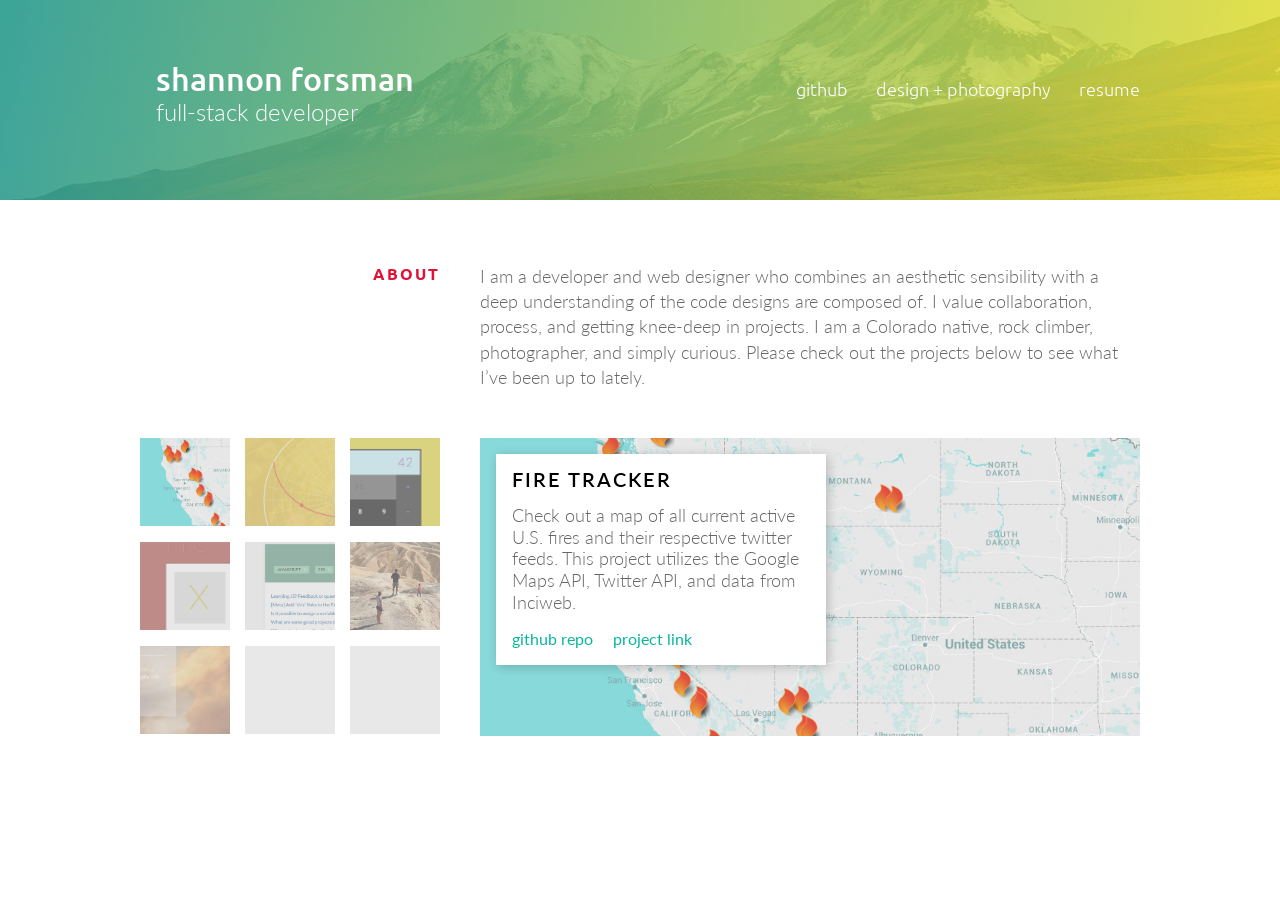
<file: index.html>
<!DOCTYPE html>
<html lang="en">
<head>
  <meta charset="UTF-8">
  <title>shannon forsman</title>
  <link rel="stylesheet" href="css/style.css">
  <meta name="viewport" content="width=device-width, initial-scale=1">
  <script src="http://code.jquery.com/jquery-1.11.3.min.js"></script>
</head>
<body>
<header>
  <div class="gradient"></div>
  <div class="header">
    <a href="index.html">
      <div class="title">
        <h1>shannon forsman</h1>
        <h2>full-stack developer</h2>
      </div>
    </a>
    <nav>
      <a class='nav-links' href='https://github.com/shannonforsman' target='_blank'>github</a><span class="pipe">|</span>
      <a class='nav-links' href='http://www.shannonforsman.com/' target='_blank'>design + photography</a><span class="pipe">|</span>
      <a class='nav-links' href ='resume.html' data-target='contact'>resume</a>
    </nav>
  </div>
</header>
<main class='clearfix'>
  <section class="about clearfix">
    <div class="third">
      <h2>about</h2>
    </div>
    <div class="two-thirds">
      <p>I am a developer and web designer who combines an aesthetic sensibility with a deep understanding of the code designs are composed of. I value collaboration, process, and getting knee-deep in projects. I am a Colorado native, rock climber, photographer, and simply curious. Please check out the projects below to see what I’ve been up to lately.</p>
    </div>
  </section>
  <section class='portfolio'>
    <section class="grid third">
      <div class="item" data-grid='item1'>
        <div class="overlay"></div>
      </div>
      <div class="item" data-grid='item2'>
        <div class="overlay"></div>
      </div>
      <div class="item" data-grid='item3'>
        <div class="overlay"></div>
      </div>
      <div class="item" data-grid='item4'>
        <div class="overlay"></div>
      </div>
      <div class="item" data-grid='item5'>
        <div class="overlay"></div>
      </div>
      <div class="item" data-grid='item6'>
        <div class="overlay"></div>
      </div>
      <div class="item" data-grid='item7'>
        <div class="overlay"></div>
      </div>
      <div class="item" data-grid='item8'>
        <div class="overlay"></div>
      </div>
      <div class="item" data-grid='item9'>
        <div class="overlay"></div>
      </div>
    </section>
  </section>
  <section class="grid-display two-thirds">
    <div class="show portfolio" id="item1">
      <div class="project-info">
        <h3>Fire Tracker</h3>
        <p>Check out a map of all current active U.S. fires and their respective twitter feeds. This project utilizes the Google Maps API, Twitter API, and data from Inciweb.</p>
        <a href="https://github.com/shannonforsman/fire-map" class='github-link' target="_blank">github repo</a>
        <a href="https://afternoon-sierra-7521.herokuapp.com/" class='project-link' target="_blank">Project Link</a>
      </div>
      <div class="color"></div>
    </div>
    <div class="show" id="item2">
      <div class="project-info">
        <h3>Sun Dial</h3>
        <p>Hackathon group project that displays the current UV index and solar path based on zip code and utiziling the Google Maps API and the EPA API.</p>
        <a href="https://github.com/jennyknuth/azimuth" class='github-link' target="_blank">github repo</a>
        <a href="https://solar-azimuth.herokuapp.com/" class='project-link' target="_blank">Project Link</a>
      </div>
      <div class="color"></div>
    </div>
    <div class="show" id="item3">
      <div class="project-info">
        <h3>Calculator</h3>
        <p>Just felt like making something that does math. Check it out!</p>
        <a href="https://github.com/shannonforsman/calculator" class='github-link' target="_blank">github repo</a>
        <a href="http://shannonforsman.github.io/calculator/" class='project-link' target="_blank">Project Link</a>
      </div>
      <div class="color"></div>
    </div>
    <div class="show" id="item4">
      <div class="project-info">
        <h3>tic-tac-toe</h3>
        <p>Take a minute and play some good ol' fashioned tic-tac-toe.</p>
        <a href="https://github.com/shannonforsman/tic-tac-toe" class='github-link' target="_blank">github repo</a>
        <a href="http://shannonforsman.github.io/tic-tac-toe/" class='project-link' target="_blank">Project Link</a>
      </div>
      <div class="color"></div>
    </div>
    <div class="show" id="item5">
      <div class="project-info">
        <h3>Reddit API</h3>
        <p>Saving subreddit searches to local storage for easy reading.</p>
        <a href="https://github.com/shannonforsman/reddit-api-js" target="_blank" class='github-link'>github repo</a>
        <a href="http://shannonforsman.github.io/reddit-api-js/" target="_blank" class='project-link'>Project Link</a>
      </div>
      <div class="color"></div>
    </div>
    <div class="show" id="item6">
      <div class="project-info">
        <h3>Pure CSS image slideshow</h3>
        <p>Check out this slideshow made with CSS keyframe animations</p>
        <a href="https://github.com/shannonforsman/Death-Valley" target="_blank" class='github-link'>github repo</a>
        <a href="http://shannonforsman.github.io/Death-Valley/" target="_blank" class='project-link'>Project Link</a>
      </div>
      <div class="color"></div>
    </div>
    <div class="show" id="item7">
      <div class="project-info">
        <h3>Simple CSS background effect</h3>
        <p>Super simple but aesthetic fixed background effect</p>
        <a href="https://github.com/shannonforsman/fixed-background-effect" target="_blank" class='github-link'>github repo</a>
        <a href="http://shannonforsman.github.io/fixed-background-effect/" target="_blank" class='project-link'>Project Link</a>
      </div>
      <div class="color"></div>
    </div>
    <div class="show" id="item8">
      <div class="color"></div>
    </div>
  </section>
</main>
<script src='client.js'></script>
</body>
</html>
</file>
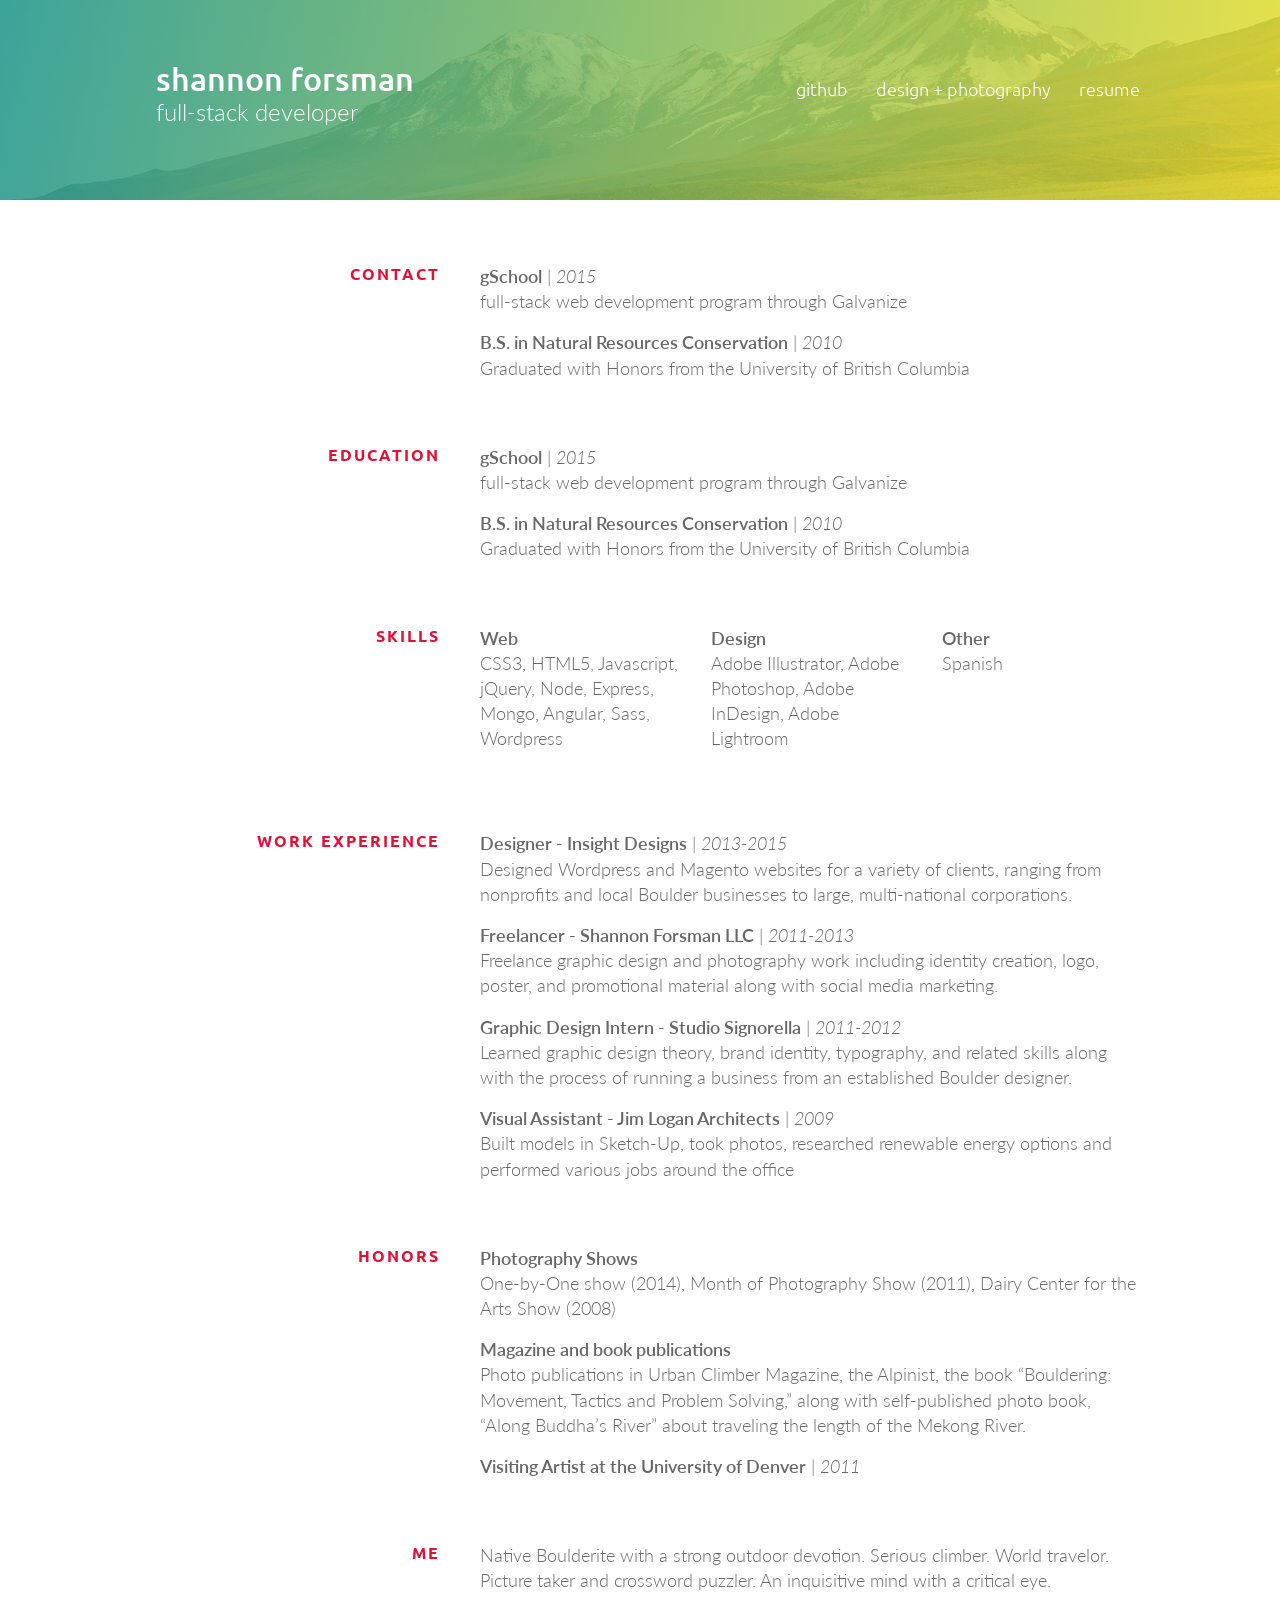
<file: resume.html>
<html lang="en">
<head>
  <meta charset="UTF-8">
  <title>shannon forsman</title>
  <link rel="stylesheet" href="css/style.css">
  <meta name="viewport" content="width=device-width, initial-scale=1">
  <script src="http://code.jquery.com/jquery-1.11.3.min.js"></script>
</head>
<body>
<header>
  <div class="gradient"></div>
  <div class="header">
    <a href="index.html">
      <div class="title">
        <h1>shannon forsman</h1>
        <h2>full-stack developer</h2>
      </div>
    </a>
    <nav>
      <a class='nav-links' href='https://github.com/shannonforsman' target='_blank'>github</a><span class="pipe">|</span>
      <a class='nav-links' href='http://www.shannonforsman.com/' target='_blank'>design + photography</a><span class="pipe">|</span>
      <a class='nav-links' href ='resume.html' data-target='contact'>resume</a>
    </nav>
  </div>
</header>
<main class='clearfix resume'>
  <section class="about clearfix">
    <div class="third">
      <h2>Contact</h2>
    </div>
    <div class="two-thirds">
      <p><strong>gSchool</strong>  | <em>2015</em><br>full-stack web development program through Galvanize</p>
      <p><strong>B.S. in Natural Resources Conservation</strong> | <em>2010</em><br> Graduated with Honors from the University of British Columbia </p>
    </div>
  </section>
  <section class="about clearfix">
    <div class="third">
      <h2>Education</h2>
    </div>
    <div class="two-thirds">
      <p><strong>gSchool</strong>  | <em>2015</em><br>full-stack web development program through Galvanize</p>
      <p><strong>B.S. in Natural Resources Conservation</strong> | <em>2010</em><br> Graduated with Honors from the University of British Columbia </p>
    </div>
  </section>
  <section class="about clearfix">
    <div class="third">
      <h2>Skills</h2>
    </div>
    <div class="two-thirds">
      <div class="resume-item"><p><strong>Web</strong><br>CSS3, HTML5, Javascript, jQuery, Node, Express, Mongo, Angular, Sass, Wordpress</p></div>
      <div class="resume-item"><p><strong>Design</strong><br>Adobe Illustrator, Adobe Photoshop, Adobe InDesign, Adobe Lightroom</p></div>
      <div class="resume-item"><p><strong>Other</strong><br>Spanish</p></div>
    </div>
  </section>
  <section class="about clearfix">
    <div class="third">
      <h2>Work Experience</h2>
    </div>
    <div class="two-thirds">
      <p><strong>Designer - Insight Designs</strong> | <em>2013-2015</em><br>Designed Wordpress and Magento websites for a variety of clients, ranging from nonprofits and local Boulder businesses to large, multi-national corporations.</p>
      <p><strong>Freelancer - Shannon Forsman LLC</strong> | <em>2011-2013</em><br> Freelance graphic design and photography work including identity creation, logo, poster, and promotional material along with social media marketing.</p>
      <p><strong>Graphic Design Intern - Studio Signorella</strong> | <em>2011-2012</em><br> Learned graphic design theory, brand identity, typography, and related skills along with the process of running a business from an established Boulder designer.</p>
      <p><strong>Visual Assistant - Jim Logan Architects</strong> | <em>2009</em><br> Built models in Sketch-Up, took photos, researched renewable energy options and performed various jobs around the office</p>
    </div>
  </section>
  <section class="about clearfix">
    <div class="third">
      <h2>Honors</h2>
    </div>
    <div class="two-thirds">
      <p><strong>Photography Shows</strong><br>One-by-One show (2014), Month of Photography Show (2011), Dairy Center for the Arts Show (2008)</p>
      <p><strong>Magazine and book publications</strong><br>Photo publications in Urban Climber Magazine, the Alpinist, the book “Bouldering: Movement, Tactics and Problem Solving,” along with self-published photo book, “Along Buddha’s River” about traveling the length of the Mekong River.</p>
      <p><strong>Visiting Artist at the University of Denver</strong> | <em>2011</em></p>
    </div>
  </section>
  <section class="about clearfix">
    <div class="third">
      <h2>Me</h2>
    </div>
    <div class="two-thirds">
      <p>Native Boulderite with a strong outdoor devotion. Serious climber. World travelor. Picture taker and crossword puzzler. An inquisitive mind with a critical eye.</p>
    </div>
  </section>

</main>
<script src='client.js'></script>
</body>
</html>
</file>
<file: css/style.css>
/* http://meyerweb.com/eric/tools/css/reset/
   v2.0 | 20110126
   License: none (public domain)
*/
@import url(http://fonts.googleapis.com/css?family=Lato:400,400italic,300,300italic,100,700);
@import url(http://fonts.googleapis.com/css?family=Ubuntu:400,500,700,300);
html, body, div, span, applet, object, iframe,
h1, h2, h3, h4, h5, h6, p, blockquote, pre,
a, abbr, acronym, address, big, cite, code,
del, dfn, em, img, ins, kbd, q, s, samp,
small, strike, strong, sub, sup, tt, var,
b, u, i, center,
dl, dt, dd, ol, ul, li,
fieldset, form, label, legend,
table, caption, tbody, tfoot, thead, tr, th, td,
article, aside, canvas, details, embed,
figure, figcaption, footer, header, hgroup,
menu, nav, output, ruby, section, summary,
time, mark, audio, video {
  margin: 0;
  padding: 0;
  border: 0;
  font-size: 100%;
  font: inherit;
  vertical-align: baseline; }

/* HTML5 display-role reset for older browsers */
article, aside, details, figcaption, figure,
footer, header, hgroup, menu, nav, section {
  display: block; }

body {
  line-height: 1; }

ol, ul {
  list-style: none; }

blockquote, q {
  quotes: none; }

blockquote:before, blockquote:after,
q:before, q:after {
  content: '';
  content: none; }

table {
  border-collapse: collapse;
  border-spacing: 0; }

.clearfix:after {
  visibility: hidden;
  display: block;
  font-size: 0;
  content: " ";
  clear: both;
  height: 0; }

* html .clearfix {
  zoom: 1; }

/* IE6 */
*:first-child + html .clearfix {
  zoom: 1; }

/* IE7 */
h1 {
  font-family: 'Ubuntu';
  color: #fff;
  font-weight: 500;
  font-size: 32px;
  line-height: 1.2em; }

h2 {
  color: #fff;
  font-family: 'lato';
  font-weight: 300;
  font-size: 24px;
  line-height: 1.2em; }

.about h2 {
  color: #e21137;
  text-transform: uppercase;
  font-size: 16px;
  letter-spacing: 2px;
  font-weight: 600;
  text-align: right;
  font-family: 'ubuntu'; }

h3 {
  font-family: 'lato';
  font-size: 20px;
  text-transform: uppercase;
  font-weight: 600;
  letter-spacing: 2px;
  margin-bottom: 16px; }

a {
  text-decoration: none;
  font-family: 'lato';
  cursor: pointer;
  color: #05b69c;
  text-transform: lowercase; }
  a:hover {
    -webkit-transition: all 0.3s ease;
    -moz-transition: all 0.3s ease;
    -o-transition: all 0.3s ease;
    transition: all 0.3s ease;
    color: #03DEBE; }

nav a {
  color: #fff;
  margin-left: 24px;
  font-weight: 300;
  font-size: 18px;
  font-family: 'ubuntu'; }
  nav a:hover {
    color: #fff; }

.inner {
  font-weight: 300; }
  .inner p {
    color: #fff;
    font-family: 'lato'; }
  .inner a {
    border-bottom: 1px solid;
    margin-left: 0;
    font-family: 'lato'; }
    .inner a:hover {
      opacity: .7; }

p {
  font-family: 'lato';
  color: #676767;
  font-weight: 300;
  font-size: 18px;
  line-height: 1.4em; }

.project-info p {
  line-height: 1.2em;
  margin-bottom: 16px; }

.project-link {
  margin-left: 16px; }

em {
  font-weight: 300;
  font-style: italic; }

strong {
  font-weight: 600; }

.resume p {
  margin-bottom: 16px; }

*, *:after, *:before {
  box-sizing: border-box; }

main {
  padding: 64px 0;
  width: 1000px;
  margin: 0 auto; }

.two-thirds {
  width: 66%;
  float: right;
  clear: right; }
  .two-thirds .show {
    height: 40px;
    width: 100%;
    background: #e21137; }

.item, .resume-item {
  width: 30%;
  float: left;
  margin-right: 5%;
  margin-bottom: 16px;
  position: relative; }
  .item:nth-child(3n), .resume-item:nth-child(3n) {
    margin-right: 0; }

.item {
  height: 88px; }

.third {
  width: 30%;
  float: left;
  clear: left; }

.portfolio {
  clear: both; }

.about {
  margin-bottom: 48px; }

.show {
  display: none; }

.show.portfolio {
  display: block;
  height: 298px;
  position: relative; }
  .show.portfolio:hover .project-info {
    -webkit-transition: all 0.4s ease;
    -moz-transition: all 0.4s ease;
    -o-transition: all 0.4s ease;
    transition: all 0.4s ease;
    opacity: 1; }
  .show.portfolio:hover .color {
    -webkit-transition: all 0.4s ease;
    -moz-transition: all 0.4s ease;
    -o-transition: all 0.4s ease;
    transition: all 0.4s ease;
    opacity: .3; }
  .show.portfolio .color {
    background-color: #fff;
    position: absolute;
    top: 0;
    height: 100%;
    width: 100%;
    opacity: 0; }

.overlay {
  -webkit-transition: all 0.4s ease;
  -moz-transition: all 0.4s ease;
  -o-transition: all 0.4s ease;
  transition: all 0.4s ease;
  position: absolute;
  height: 100%;
  width: 100%;
  background-color: #d1d1d1;
  opacity: .5; }
  .overlay:hover {
    cursor: pointer;
    opacity: 0;
    -webkit-transition: all 0.4s ease;
    -moz-transition: all 0.4s ease;
    -o-transition: all 0.4s ease;
    transition: all 0.4s ease; }

.project-info {
  position: absolute;
  top: 16px;
  left: 16px;
  z-index: 200;
  width: 50%;
  background: #fff;
  padding: 16px;
  line-height: 1.2em;
  box-shadow: 2px 2px 10px rgba(0, 0, 0, 0.2); }

.pipe {
  display: none; }

header {
  width: 100%;
  background-image: url("../images/mountains.jpg");
  height: 200px;
  background-repeat: no-repeat;
  background-size: auto;
  background-size: cover;
  position: relative; }
  header .gradient {
    width: 100%;
    height: 100%;
    position: absolute;
    background: #2aa391;
    /* Old browsers */
    background: -moz-linear-gradient(left, #2aa391 0%, #f8ed31 100%);
    /* FF3.6+ */
    background: -webkit-gradient(linear, left left, left right, color-stop(0%, #2aa391), color-stop(100%, #f8ed31));
    /* Chrome,Safari4+ */
    background: -webkit-linear-gradient(left, #2aa391 0%, #f8ed31 100%);
    /* Chrome10+,Safari5.1+ */
    background: -o-linear-gradient(left, #2aa391 0%, #f8ed31 100%);
    /* Opera 11.10+ */
    background: -ms-linear-gradient(left, #2aa391 0%, #f8ed31 100%);
    /* IE10+ */
    background: linear-gradient(to right, #2aa391 0%, #f8ed31 100%);
    /* W3C */
    filter: progid:DXImageTransform.Microsoft.gradient( startColorstr='#ffffff', endColorstr='#000000',GradientType=0 );
    /* IE6-9 */
    opacity: .8; }

.header {
  z-index: 200;
  position: relative;
  width: 1000px;
  margin: 0 auto;
  padding: 48px 0; }
  .header .title {
    /*     border: 3px solid $white;
 */
    padding: 12px 16px 16px;
    width: 50%;
    float: left; }
  .header nav {
    width: 50%;
    float: right;
    text-align: right;
    margin-top: 32px; }

.inner {
  display: none; }

.content {
  -webkit-transition: background-color 0.3s ease;
  -moz-transition: background-color 0.3s ease;
  -o-transition: background-color 0.3s ease;
  transition: background-color 0.3s ease;
  display: block;
  position: relative;
  background-color: none;
  height: 87px;
  float: right;
  margin-top: 16px;
  padding: 16px 32px 16px 8px; }
  .content .close {
    position: absolute;
    top: 22px;
    right: 0px;
    width: 16px;
    -webkit-transition: all 0.3s ease;
    -moz-transition: all 0.3s ease;
    -o-transition: all 0.3s ease;
    transition: all 0.3s ease; }
    .content .close:hover {
      cursor: pointer;
      opacity: .6;
      -webkit-transition: all 0.3s ease;
      -moz-transition: all 0.3s ease;
      -o-transition: all 0.3s ease;
      transition: all 0.3s ease; }

.item[data-grid*='1'] {
  background-image: url("../images/fire-tracker-thumb.jpg");
  background-size: cover; }

.item[data-grid*='2'] {
  background-image: url("../images/sun-dial-thumb.jpg");
  background-size: cover; }

.item[data-grid*='3'] {
  background-image: url("../images/calculator-thumb.jpg");
  background-size: cover; }

.item[data-grid*='4'] {
  background-image: url("../images/tic-tac-toe-thumb.jpg");
  background-size: cover; }

.item[data-grid*='5'] {
  background-image: url("../images/reddit-thumb.jpg");
  background-size: cover; }

.item[data-grid*='6'] {
  background-image: url("../images/slideshow-thumb.jpg");
  background-size: cover; }

.item[data-grid*='7'] {
  background-image: url("../images/background-thumb.jpg");
  background-size: cover; }

#item1 {
  background-image: url("../images/fire-tracker.jpg");
  background-size: cover; }

#item2 {
  background-image: url("../images/sun-dial.jpg");
  background-size: cover; }

#item3 {
  background-image: url("../images/calculator.jpg");
  background-size: cover; }

#item4 {
  background-image: url("../images/tic-tac-toe.jpg");
  background-size: cover; }

#item5 {
  background-image: url("../images/reddit.jpg");
  background-size: cover; }

#item6 {
  background-image: url("../images/slideshow.jpg");
  background-size: cover; }

#item7 {
  background-image: url("../images/background.jpg");
  background-size: cover; }

@media (max-width: 1060px) {
  main {
    width: 90%; }
  .header {
    width: 90%; } }

@media (max-width: 850px) {
  .about .third, .about .two-thirds {
    width: 100%; }
    .about .third h2, .about .two-thirds h2 {
      text-align: left; }
  h1 {
    width: 200px;
    float: left;
    font-size: 24px; }
  h2 {
    width: 250px;
    float: left;
    font-weight: 300;
    margin-bottom: 8px; }
  header {
    height: 170px; }
  .header {
    padding-top: 32px; }
    .header .title {
      width: 100%;
      float: left;
      padding: 0; }
    .header nav {
      width: 100%;
      margin-top: 8px;
      float: left;
      text-align: left; }
      .header nav .content {
        float: left;
        margin-top: 16px;
        padding: 0 48px 16px 0; }
        .header nav .content .close {
          top: 7px; }
      .header nav a {
        color: #484848;
        margin-left: 0;
        margin-right: 12px;
        margin-left: 12px; }
        .header nav a:first-child {
          margin-left: 0; }
      .header nav p {
        color: #484848;
        font-weight: 500; }
  .project-info {
    width: 90%;
    left: 5%; }
  .item {
    height: 68px;
    margin-bottom: 8px; }
  .show.portfolio {
    height: 219px; }
  .third {
    width: 32%; }
  .pipe {
    display: inline;
    color: #484848; } }

@media (max-width: 650px) {
  main {
    padding: 32px 0; }
  .third.grid {
    width: 100%; }
    .third.grid .item {
      width: 18%;
      margin-right: 2.5%;
      margin-bottom: 12px;
      height: 8 0px; }
      .third.grid .item:nth-child(5n) {
        margin-right: 0; }
  .two-thirds {
    width: 100%; }
  .about {
    margin-bottom: 16px; }
  .grid .item {
    height: 58px;
    margin-bottom: 8px; }
  .header nav a {
    color: #484848;
    margin-left: 0;
    margin-right: 6px;
    margin-left: 6px;
    font-size: 14px;
    font-weight: 500; }
  .header nav p {
    font-size: 14px;
    font-weight: 500;
    line-height: 1.2em; }
  .header nav .content {
    margin-top: 10px; }
    .header nav .content .close {
      top: 2px; } }
</file>
